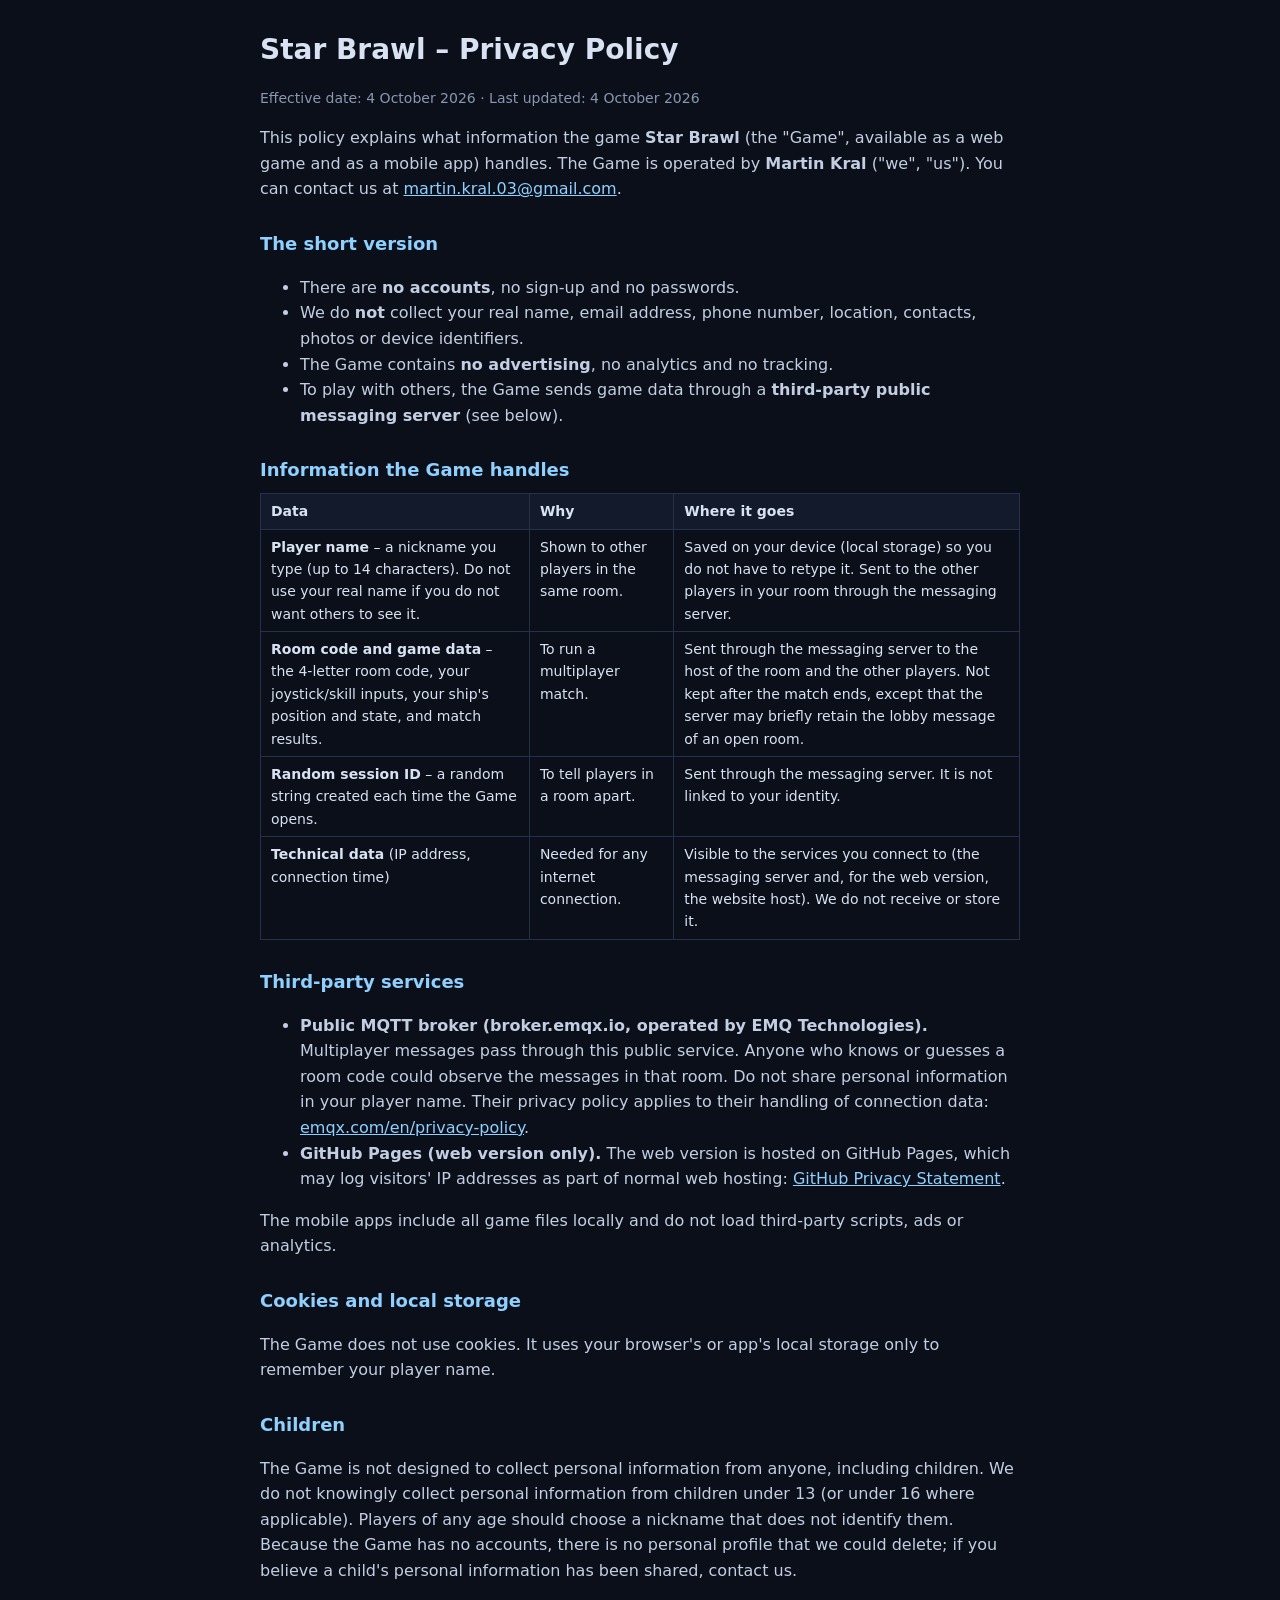
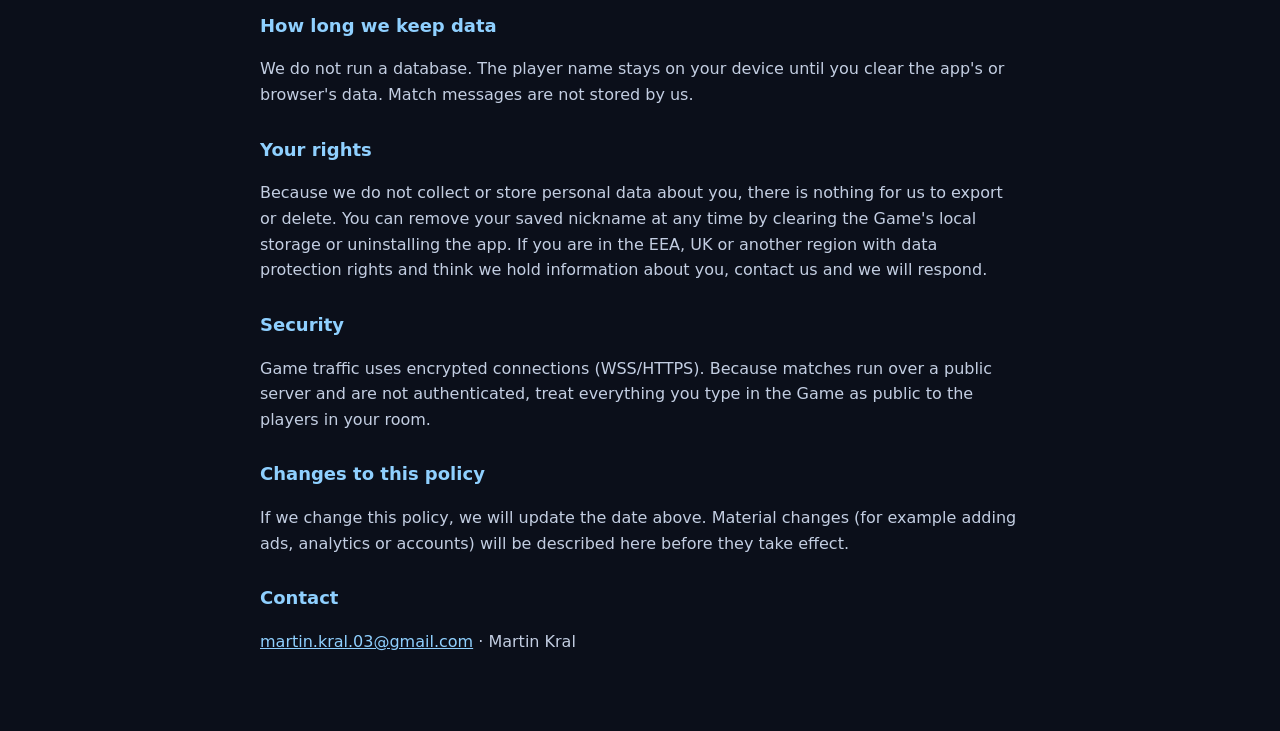
<file: privacy.html>
<!doctype html>
<html lang="en">
<head>
<meta charset="utf-8">
<meta name="viewport" content="width=device-width,initial-scale=1">
<title>Star Brawl – Privacy Policy</title>
<style>
  body{margin:0;background:#0b0f1a;color:#d9e2f2;font:16px/1.6 system-ui,sans-serif}
  main{max-width:760px;margin:0 auto;padding:28px 18px 60px}
  h1{font-size:28px;margin:0 0 4px} h2{font-size:18px;margin:28px 0 6px;color:#8fd0ff}
  p,li{color:#c3cee2} a{color:#8fd0ff} .dim{color:#8a97b0;font-size:14px}
  table{border-collapse:collapse;width:100%;margin:8px 0} td,th{border:1px solid #26304a;padding:6px 10px;text-align:left;font-size:14px;vertical-align:top} th{background:#121a2c}
</style>
</head>
<body>
<main>
<h1>Star Brawl – Privacy Policy</h1>
<p class="dim">Effective date: 4 October 2026 · Last updated: 4 October 2026</p>

<p>This policy explains what information the game <strong>Star Brawl</strong> (the "Game", available as a web game and as a mobile app) handles. The Game is operated by <strong>Martin Kral</strong> ("we", "us"). You can contact us at <a href="mailto:martin.kral.03@gmail.com">martin.kral.03@gmail.com</a>.</p>

<h2>The short version</h2>
<ul>
  <li>There are <strong>no accounts</strong>, no sign-up and no passwords.</li>
  <li>We do <strong>not</strong> collect your real name, email address, phone number, location, contacts, photos or device identifiers.</li>
  <li>The Game contains <strong>no advertising</strong>, no analytics and no tracking.</li>
  <li>To play with others, the Game sends game data through a <strong>third-party public messaging server</strong> (see below).</li>
</ul>

<h2>Information the Game handles</h2>
<table>
  <tr><th>Data</th><th>Why</th><th>Where it goes</th></tr>
  <tr><td><strong>Player name</strong> – a nickname you type (up to 14 characters). Do not use your real name if you do not want others to see it.</td><td>Shown to other players in the same room.</td><td>Saved on your device (local storage) so you do not have to retype it. Sent to the other players in your room through the messaging server.</td></tr>
  <tr><td><strong>Room code and game data</strong> – the 4-letter room code, your joystick/skill inputs, your ship's position and state, and match results.</td><td>To run a multiplayer match.</td><td>Sent through the messaging server to the host of the room and the other players. Not kept after the match ends, except that the server may briefly retain the lobby message of an open room.</td></tr>
  <tr><td><strong>Random session ID</strong> – a random string created each time the Game opens.</td><td>To tell players in a room apart.</td><td>Sent through the messaging server. It is not linked to your identity.</td></tr>
  <tr><td><strong>Technical data</strong> (IP address, connection time)</td><td>Needed for any internet connection.</td><td>Visible to the services you connect to (the messaging server and, for the web version, the website host). We do not receive or store it.</td></tr>
</table>

<h2>Third-party services</h2>
<ul>
  <li><strong>Public MQTT broker (broker.emqx.io, operated by EMQ Technologies).</strong> Multiplayer messages pass through this public service. Anyone who knows or guesses a room code could observe the messages in that room. Do not share personal information in your player name. Their privacy policy applies to their handling of connection data: <a href="https://www.emqx.com/en/privacy-policy">emqx.com/en/privacy-policy</a>.</li>
  <li><strong>GitHub Pages (web version only).</strong> The web version is hosted on GitHub Pages, which may log visitors' IP addresses as part of normal web hosting: <a href="https://docs.github.com/en/site-policy/privacy-policies/github-general-privacy-statement">GitHub Privacy Statement</a>.</li>
</ul>
<p>The mobile apps include all game files locally and do not load third-party scripts, ads or analytics.</p>

<h2>Cookies and local storage</h2>
<p>The Game does not use cookies. It uses your browser's or app's local storage only to remember your player name.</p>

<h2>Children</h2>
<p>The Game is not designed to collect personal information from anyone, including children. We do not knowingly collect personal information from children under 13 (or under 16 where applicable). Players of any age should choose a nickname that does not identify them. Because the Game has no accounts, there is no personal profile that we could delete; if you believe a child's personal information has been shared, contact us.</p>

<h2>How long we keep data</h2>
<p>We do not run a database. The player name stays on your device until you clear the app's or browser's data. Match messages are not stored by us.</p>

<h2>Your rights</h2>
<p>Because we do not collect or store personal data about you, there is nothing for us to export or delete. You can remove your saved nickname at any time by clearing the Game's local storage or uninstalling the app. If you are in the EEA, UK or another region with data protection rights and think we hold information about you, contact us and we will respond.</p>

<h2>Security</h2>
<p>Game traffic uses encrypted connections (WSS/HTTPS). Because matches run over a public server and are not authenticated, treat everything you type in the Game as public to the players in your room.</p>

<h2>Changes to this policy</h2>
<p>If we change this policy, we will update the date above. Material changes (for example adding ads, analytics or accounts) will be described here before they take effect.</p>

<h2>Contact</h2>
<p><a href="mailto:martin.kral.03@gmail.com">martin.kral.03@gmail.com</a> · Martin Kral</p>
</main>
</body>
</html>
</file>
